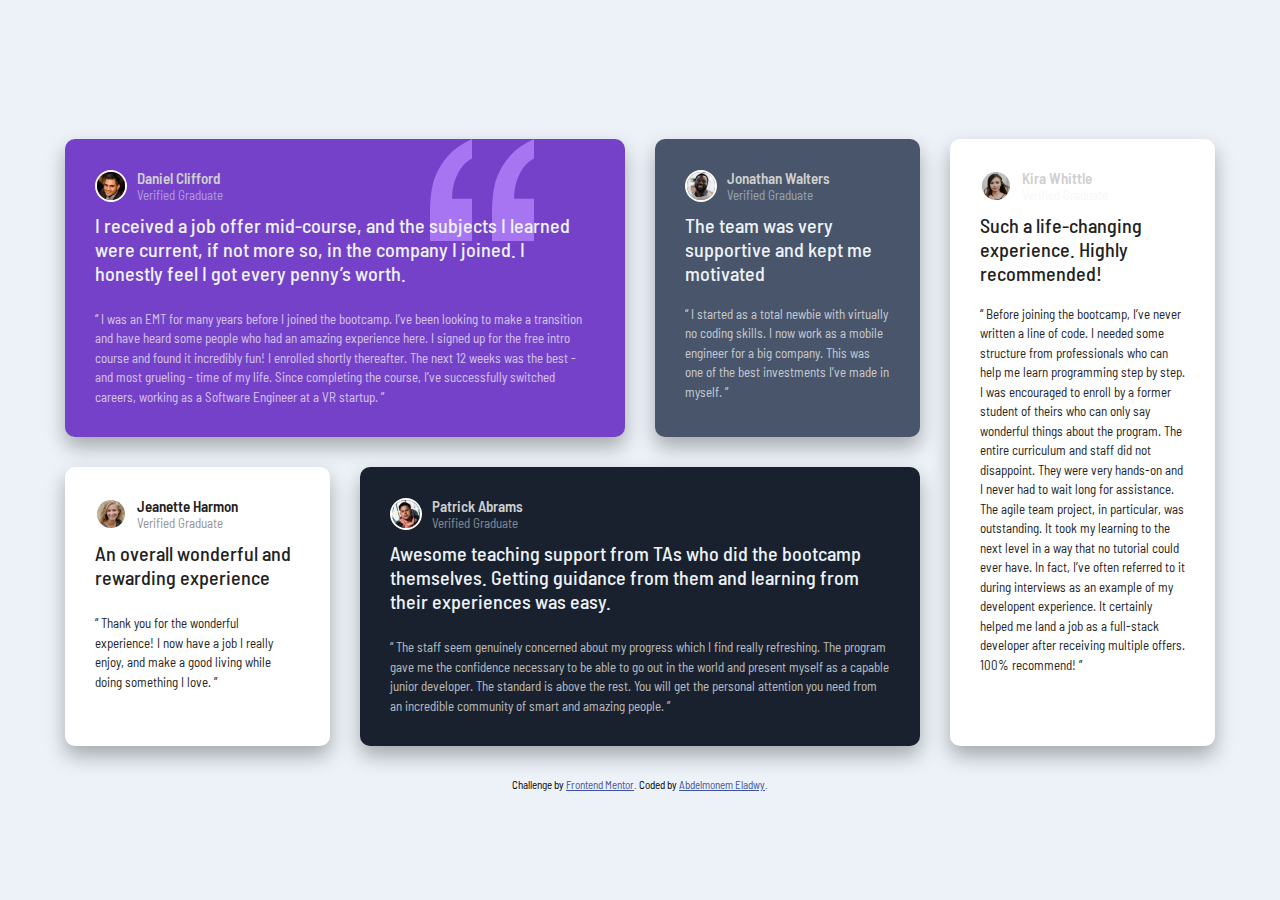
<file: index.html>
<!DOCTYPE html>
<html lang="en">
<head>
  <meta charset="UTF-8">
  <meta name="viewport" content="width=device-width, initial-scale=1.0"> <!-- displays site properly based on user's device -->

  <link rel="icon" type="image/png" sizes="32x32" href="./images/favicon-32x32.png">
  
  <title>Frontend Mentor | [Challenge Name Here]</title>

  <!-- Feel free to remove these styles or customise in your own stylesheet 👍 -->
  
  <link rel="stylesheet" href="css/main.css">

  <link rel="preconnect" href="https://fonts.googleapis.com">
  <link rel="preconnect" href="https://fonts.gstatic.com" crossorigin>
  <link href="https://fonts.googleapis.com/css2?family=Barlow+Semi+Condensed:ital,wght@0,100;0,200;0,300;0,400;0,500;0,600;0,700;0,800;0,900;1,100;1,200;1,300;1,400;1,500;1,600;1,700;1,800;1,900&display=swap" rel="stylesheet">
</head>
<body>
  <main class="grid">

    <article class="violet-sec card">
        <div class="name">
            <img src="images/image-daniel.jpg" alt="">
            <div class="name-1">
                <div>Daniel Clifford</div>
                <p>Verified Graduate</p>
            </div>
        </div>
        <div class="p-1-1">
            I received a job offer mid-course, and the subjects I learned were current, if not more so, 
            in the company I joined. I honestly feel I got every penny’s worth.
        </div>
        <p class="p-1-2">
            “ I was an EMT for many years before I joined the bootcamp. I’ve been looking to make a 
            transition and have heard some people who had an amazing experience here. I signed up 
            for the free intro course and found it incredibly fun! I enrolled shortly thereafter. 
            The next 12 weeks was the best - and most grueling - time of my life. Since completing 
            the course, I’ve successfully switched careers, working as a Software Engineer at a VR startup. ”
        </p>
    </article>
    <article class="gray-sec card">
        <div class="name">
            <img src="images/image-jonathan.jpg" alt="">
            <div class="name-2">
                <div>Jonathan Walters</div>
                <p>Verified Graduate</p>
            </div>
        </div>
        <div class="p-2-1">
            The team was very supportive and kept me motivated
        </div>
        <p class="p-2-2">
            “ I started as a total newbie with virtually no coding skills. I now work as a mobile engineer for a big company. This was one of the best investments I’ve made in myself. ”
        </p>
    </article>
    <article class="white-sec card">
        <div class="name">
            <img src="images/image-jeanette.jpg" alt="">
            <div class="name-3">
                <div>Jeanette Harmon</div>
                <p>Verified Graduate</p>
            </div>
        </div>
        <div class="p-3-1">
            An overall wonderful and rewarding experience
        </div>
        <p class="p-3-2">
            “ Thank you for the wonderful experience! I now have a job I really enjoy, and make a good living while doing something I love. ”
        </p>
    </article>
    <article class="black-sec card">
        <div class="name">
            <img src="images/image-patrick.jpg" alt="">
            <div class="name-4">
                <div>Patrick Abrams</div>
                <p>Verified Graduate</p>
            </div>
        </div>
        <div class="p-4-1">
            Awesome teaching support from TAs who did the bootcamp themselves. Getting guidance from them and learning from their experiences was easy.
        </div>
        <p class="p-4-2">
            “ The staff seem genuinely concerned about my progress which I find really refreshing. The program 
            gave me the confidence necessary to be able to go out in the world and present myself as a capable 
            junior developer. The standard is above the rest. You will get the personal attention you need from 
            an incredible community of smart and amazing people. ”
        </p>
    </article>
    <article class="last-sec card">
        <div class="name">
            <img src="images/image-kira.jpg" alt="">
            <div class="name-5">
                <div>Kira Whittle</div>
                <p>Verified Graduate</p>
            </div>
        </div>
        <div class="p-5-1">
            Such a life-changing experience. Highly recommended!
        </div>
        <p class="p-5-2">
            “ Before joining the bootcamp, I’ve never written a line of code. I needed some structure from 
            professionals who can help me learn programming step by step. I was encouraged to enroll by a former 
            student of theirs who can only say wonderful things about the program. The entire curriculum and staff 
            did not disappoint. They were very hands-on and I never had to wait long for assistance. The agile team 
            project, in particular, was outstanding. It took my learning to the next level in a way that no tutorial 
            could ever have. In fact, I’ve often referred to it during interviews as an example of my developent 
            experience. It certainly helped me land a job as a full-stack developer after receiving multiple offers. 
            100% recommend! ”
        </p>
    </article>
  </main>


  <footer class="attribution">
    <div>
        Challenge by <a href="https://www.frontendmentor.io?ref=challenge" target="_blank">Frontend Mentor</a>. 
        Coded by <a href="http://www.linkedin.com/in/abdelmonem-mahmoud" target="_blank">Abdelmonem Eladwy</a>.
    </div>
    
  </footer>
</body>
</html>
</file>
<file: css/main.css>
*{
    padding: 0;
    margin: 0;
    box-sizing: border-box;
    font-family: 'Barlow Semi Condensed', sans-serif;
}

body{
    font-size: 13px;
    display: flex;
    justify-content: center;
    align-items: center;
    flex-direction: column;
    min-height: 100vh;
    background-color: hsl(210, 46%, 95%);
    padding-top: 30px;
}

main{
    display: grid;
    max-width: 1150px;
    grid-template-columns: repeat(4, 1fr);
    grid-template-rows: repeat(2, min-content);
    grid-gap: 30px;
    margin-bottom: 2rem;
}

.card{
    display: flex;
    flex-direction: column;
    background-color: hsl(217, 19%, 35%);
    box-shadow: 0 10px 20px rgba(0, 0, 0, 0.3);
    border-radius: 10px;
    padding: 30px;
}

.name{
    display: flex;
    align-items: center;
    color: hsl(0, 0%, 81%);
    margin-bottom: 10px;
}

img{
    width: 32px;
    height: 32px;
    border-radius: 50%;
    margin-right: 10px;
    border: 2px solid #fff;
}

.violet-sec{
    background-image: url('../images/bg-pattern-quotation.svg');
    background-repeat: no-repeat;
    background-position: 80% 0;
    background-color: hsl(263, 55%, 52%);
    grid-column: 1/3;
}

.name-1 div{
    color: hsl(0, 0%, 81%);
    font-weight: 600;
    font-size: 15px;
}
.name-1 p{
    color: hsl(210, 46%, 95%);
    opacity: 50%;
}
.p-1-1{
    color: hsl(210, 46%, 95%);
    font-size: 20px;
    margin-bottom: 10px;
    font-weight: 500;
}
.p-1-2{
    color: white;
    opacity: 70%;
    line-height: 1.5;
    padding-top: 15px;
}

.gray-sec{
    background-color: hsl(217, 19%, 35%);
    grid-column: 3/4;
} 

.name-2 div{
    color: hsl(0, 0%, 81%);
    font-weight: 600;
    font-size: 15px;
}
.name-2 p{
    color: hsl(210, 46%, 95%);
    opacity: 50%;
}
.p-2-1{
    color: hsl(210, 46%, 95%);
    font-size: 20px;
    margin-bottom: 10px;
    font-weight: 500;
}
.p-2-2{
    color: white;
    opacity: 70%;
    line-height: 1.5;
    padding-top: 10px;
}

.white-sec{
    background-color: white;
    grid-row: 2/3;
    grid-column: 1/2;
}

.white-sec .name{
    color: #222;
}

.name-3 div{
    font-weight: 600;
    font-size: 15px;
}
.name-3 p{
    color: #222;
    opacity: 50%;
}
.p-3-1{
    color: #222;
    font-size: 20px;
    margin-bottom: 10px;
    font-weight: 500;
}
.p-3-2{
    color: #222;
    line-height: 1.5;
    padding-top: 15px;
}

.black-sec{
    background-color: hsl(219, 29%, 14%);
    grid-row: 2/3;
    grid-column: 2/4;
}

.name-4 div{
    color: hsl(0, 0%, 81%);
    font-weight: 600;
    font-size: 15px;
}
.name-4 p{
    color: hsl(210, 46%, 95%);
    opacity: 50%;
}
.p-4-1{
    color: hsl(210, 46%, 95%);
    font-size: 20px;
    margin-bottom: 10px;
    font-weight: 500;
}
.p-4-2{
    color: white;
    opacity: 70%;
    line-height: 1.5;
    padding-top: 15px;
}

.last-sec{
    background-color: white;
    grid-row: -1/1;
    grid-column: 4/5;
} 

.last-sec .name{
    color: #222;
} 

.name-5 div{
    color: hsl(0, 0%, 81%);
    font-weight: 600;
    font-size: 15px;
}
.name-5 p{
    color: hsl(210, 46%, 95%);
    opacity: 50%;
}
.p-5-1{
    color: #222;
    font-size: 20px;
    margin-bottom: 10px;
    font-weight: 500;
}
.p-5-2{
    color: #222;
    line-height: 1.5;
    padding-top: 10px;
}



.attribution { font-size: 11px; text-align: center; }
.attribution a { color: hsl(228, 45%, 44%); }



@media (max-width: 1160px){
    body{
        padding-top: 35px;
    }
    main{
        max-width: 900px;
        grid-template-columns: repeat(3, 1fr);
        grid-template-rows: repeat(3, min-content);
    }
    .last-sec{
        grid-area: 3/1/4/4;
    } 
}

@media (max-width: 930px){
    body{
        padding-top: 30px;
    }
    main{
        max-width: 750px;
    }
}

@media (max-width: 800px){
    body{
        padding-top: 30px;
    }
    main{
        max-width: 500px;
        grid-template-columns: repeat(1, 1fr);
        grid-template-rows: repeat(8, min-content);
        margin-bottom: 1rem;
    }
    .violet-sec{
        grid-area: 1/1/3/1;
    } 
    .gray-sec{
        grid-area: 3/1/4/1;
    }
    .white-sec{
        grid-area: 4/1/5/1;
    }
    .black-sec{
        grid-area: 5/1/6/1;
    }
    .last-sec{
        grid-area: 6/1/8/1;
    }
}

@media (max-width: 535px){
    main{
        max-width: 325px;
    }
}
</file>
